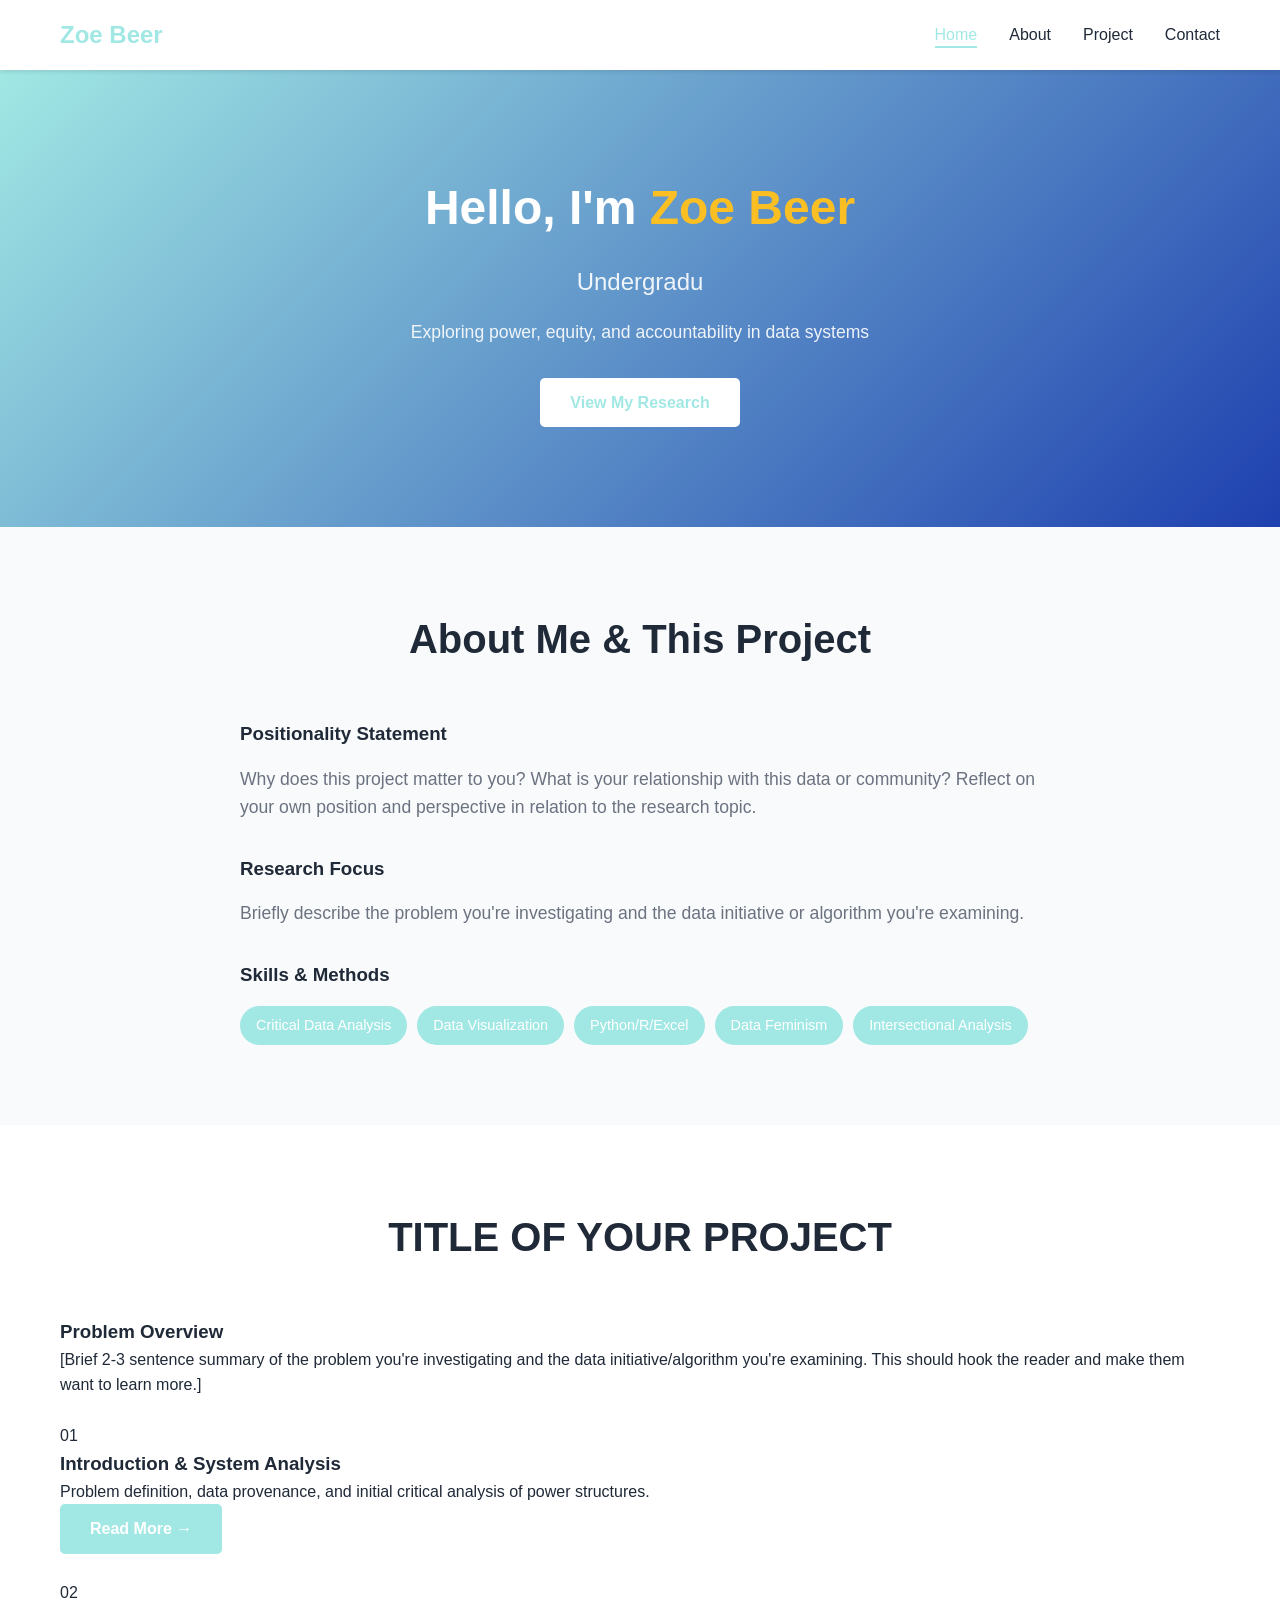
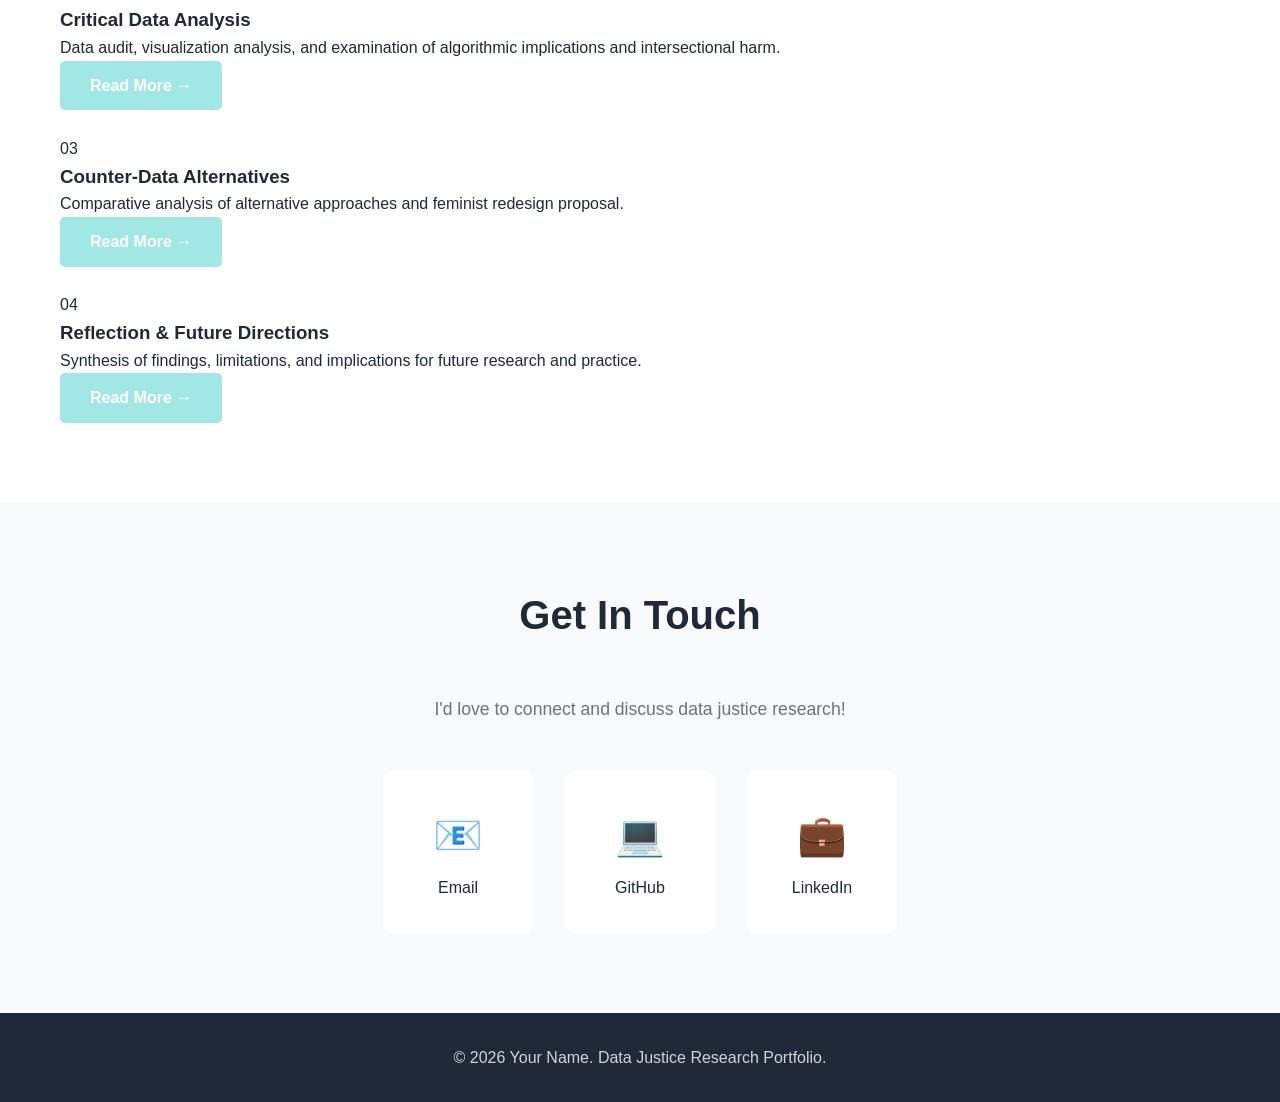
<file: index.html>
<!DOCTYPE html>
<html lang="en">
<head>
    <meta charset="UTF-8">
    <meta name="viewport" content="width=device-width, initial-scale=1.0">
    <title>Zoe Beer - Data Justice Portfolio</title>
    <link rel="stylesheet" href="style.css">
</head>
<body>
    <!-- Navigation -->
    <nav>
        <div class="container">
            <h1 class="logo">Zoe Beer</h1>
            <ul class="nav-links">
                <li><a href="#home">Home</a></li>
                <li><a href="#about">About</a></li>
                <li><a href="#project">Project</a></li>
                <li><a href="#contact">Contact</a></li>
            </ul>
        </div>
    </nav>

    <!-- Banner Section -->
    <section id="home" class="banner">
        <div class="container">
            <div class="banner-content">
                <h2>Hello, I'm <span class="highlight">Zoe Beer</span></h2>
                <p class="subtitle">Undergradute Mathematics Major | Investment Analyst</p>
                <p class="description">Exploring power, equity, and accountability in data systems</p>
                <a href="#project" class="btn">View My Research</a>
            </div>
        </div>
    </section>

    <!-- About Section -->
    <section id="about" class="about">
        <div class="container">
            <h2 class="section-title">About Me & This Project</h2>
            <div class="about-content">
                <div class="about-text">
                    <h3>Positionality Statement</h3>
                    <p>Why does this project matter to you? What is your relationship with this data or community? Reflect on your own position and perspective in relation to the research topic.</p>
                    
                    <h3>Research Focus</h3>
                    <p>Briefly describe the problem you're investigating and the data initiative or algorithm you're examining.</p>
                    
                    <h3>Skills & Methods</h3>
                    <div class="skills">
                        <span class="skill-tag">Critical Data Analysis</span>
                        <span class="skill-tag">Data Visualization</span>
                        <span class="skill-tag">Python/R/Excel</span>
                        <span class="skill-tag">Data Feminism</span>
                        <span class="skill-tag">Intersectional Analysis</span>
                    </div>
                </div>
            </div>
        </div>
    </section>

    <!-- Project Section -->
    <section id="project" class="project">
        <div class="container">
            <h2 class="section-title">TITLE OF YOUR PROJECT</h2>
            
            <div class="project-overview">
                <h3>Problem Overview</h3>
                <p class="project-intro">
                    [Brief 2-3 sentence summary of the problem you're investigating and the 
                    data initiative/algorithm you're examining. This should hook the reader 
                    and make them want to learn more.]
                </p>
            </div>
            
            <!-- extra white space between sections -->
            <p> <br> </p>


            <div class="project-sections">
                <div class="project-section-card">
                    <div class="card-number">01</div>
                    <h3>Introduction & System Analysis</h3>
                    <p>Problem definition, data provenance, and initial critical analysis of power structures.</p>
                    <a href="introduction.html" class="btn btn-secondary">Read More →</a>
                </div>

                <!-- extra white space between sections -->
                <p> <br> </p>

                
                <div class="project-section-card">
                    <div class="card-number">02</div>
                    <h3>Critical Data Analysis</h3>
                    <p>Data audit, visualization analysis, and examination of algorithmic implications and intersectional harm.</p>
                    <a href="critical-analysis.html" class="btn btn-secondary">Read More →</a>
                </div>
                

                <!-- extra white space between sections -->
                <p> <br> </p>


                <div class="project-section-card">
                    <div class="card-number">03</div>
                    <h3>Counter-Data Alternatives</h3>
                    <p>Comparative analysis of alternative approaches and feminist redesign proposal.</p>
                    <a href="alternatives.html" class="btn btn-secondary">Read More →</a>
                </div>

                <!-- extra white space between sections -->
                <p> <br> </p>
                
                <div class="project-section-card">
                    <div class="card-number">04</div>
                    <h3>Reflection & Future Directions</h3>
                    <p>Synthesis of findings, limitations, and implications for future research and practice.</p>
                    <a href="reflection.html" class="btn btn-secondary">Read More →</a>
                </div>
            </div>
        </div>
    </section>

    <!-- Contact Section -->
    <section id="contact" class="contact">
        <div class="container">
            <h2 class="section-title">Get In Touch</h2>
            <p class="contact-intro">I'd love to connect and discuss data justice research!</p>
            
            <div class="contact-links">
                <a href="mailto:zbeer4@brynmawr.edu" class="contact-item">
                    <span class="icon">📧</span>
                    <span>Email</span>
                </a>
                <a href="https://github.com/zbeer-04" target="_blank" class="contact-item">
                    <span class="icon">💻</span>
                    <span>GitHub</span>
                </a>
                <a href="https://linkedin.com/in/yourusername" target="_blank" class="contact-item">
                    <span class="icon">💼</span>
                    <span>LinkedIn</span>
                </a>
            </div>
        </div>
    </section>

    <!-- Footer -->
    <footer>
        <div class="container">
            <p>&copy; 2026 Your Name. Data Justice Research Portfolio.</p>
        </div>
    </footer>

    <script src="script.js"></script>
</body>
</html>
</file>
<file: style.css>
/* Reset and Base Styles */
* {
    margin: 0;
    padding: 0;
    box-sizing: border-box;
}

:root {
    --primary-color: #a1e8e4;
    --secondary-color: #1e40af;
    --accent-color: #3b82f6;
    --text-dark: #1f2937;
    --text-light: #6b7280;
    --bg-light: #f9fafb;
    --bg-white: #ffffff;
    --border-color: #e5e7eb;
}

html {
    scroll-behavior: smooth;
}

body {
    font-family: -apple-system, BlinkMacSystemFont, 'Segoe UI', Roboto, 'Helvetica Neue', Arial, sans-serif;
    line-height: 1.6;
    color: var(--text-dark);
    background-color: var(--bg-white);
}

.container {
    max-width: 1200px;
    margin: 0 auto;
    padding: 0 20px;
}

/* Navigation */
nav {
    background-color: var(--bg-white);
    box-shadow: 0 2px 4px rgba(0, 0, 0, 0.1);
    position: sticky;
    top: 0;
    z-index: 1000;
    padding: 1rem 0;
}

nav .container {
    display: flex;
    justify-content: space-between;
    align-items: center;
}

.logo {
    font-size: 1.5rem;
    font-weight: 700;
    color: var(--primary-color);
}

.nav-links {
    display: flex;
    list-style: none;
    gap: 2rem;
}

.nav-links a {
    text-decoration: none;
    color: var(--text-dark);
    font-weight: 500;
    transition: color 0.3s ease;
}

.nav-links a:hover {
    color: var(--primary-color);
}

/* Banner Section */
.banner {
    background: linear-gradient(135deg, var(--primary-color) 0%, var(--secondary-color) 100%);
    color: white;
    padding: 100px 0;
    text-align: center;
}

.banner-content h2 {
    font-size: 3rem;
    margin-bottom: 1rem;
}

.highlight {
    color: #fbbf24;
}

.subtitle {
    font-size: 1.5rem;
    margin-bottom: 1rem;
    opacity: 0.9;
}

.description {
    font-size: 1.1rem;
    margin-bottom: 2rem;
    opacity: 0.9;
}

/* Buttons */
.btn {
    display: inline-block;
    padding: 12px 30px;
    background-color: white;
    color: var(--primary-color);
    text-decoration: none;
    border-radius: 5px;
    font-weight: 600;
    transition: transform 0.3s ease, box-shadow 0.3s ease;
}

.btn:hover {
    transform: translateY(-2px);
    box-shadow: 0 4px 12px rgba(0, 0, 0, 0.2);
}

.btn-secondary {
    background-color: var(--primary-color);
    color: white;
}

.btn-outline {
    background-color: transparent;
    border: 2px solid var(--primary-color);
    color: var(--primary-color);
}

.btn-outline:hover {
    background-color: var(--primary-color);
    color: white;
}

/* Section Styles */
section {
    padding: 80px 0;
}

.section-title {
    font-size: 2.5rem;
    text-align: center;
    margin-bottom: 3rem;
    color: var(--text-dark);
}

/* About Section */
.about {
    background-color: var(--bg-light);
}

.about-content {
    max-width: 800px;
    margin: 0 auto;
}

.about-text p {
    font-size: 1.1rem;
    color: var(--text-light);
    margin-bottom: 1.5rem;
}

.about-text h3 {
    margin-top: 2rem;
    margin-bottom: 1rem;
    color: var(--text-dark);
}

.skills {
    display: flex;
    flex-wrap: wrap;
    gap: 10px;
}

.skill-tag {
    background-color: var(--primary-color);
    color: white;
    padding: 8px 16px;
    border-radius: 20px;
    font-size: 0.9rem;
    font-weight: 500;
}

/* Project Section */
.project-card {
    background-color: var(--bg-white);
    border-radius: 10px;
    overflow: hidden;
    box-shadow: 0 4px 6px rgba(0, 0, 0, 0.1);
    display: grid;
    grid-template-columns: 1fr 1fr;
    gap: 2rem;
    max-width: 1000px;
    margin: 0 auto;
}

.project-image img {
    width: 100%;
    height: 100%;
    object-fit: cover;
}

.project-info {
    padding: 2rem;
}

.project-info h3 {
    font-size: 2rem;
    margin-bottom: 1rem;
    color: var(--text-dark);
}

.project-description {
    color: var(--text-light);
    margin-bottom: 1.5rem;
    line-height: 1.8;
}

.project-info h4 {
    margin-top: 1.5rem;
    margin-bottom: 0.75rem;
    color: var(--text-dark);
}

.tech-stack {
    display: flex;
    flex-wrap: wrap;
    gap: 8px;
    margin-bottom: 1.5rem;
}

.tech-tag {
    background-color: var(--bg-light);
    color: var(--text-dark);
    padding: 6px 12px;
    border-radius: 5px;
    font-size: 0.85rem;
    border: 1px solid var(--border-color);
}

.features-list {
    margin-left: 1.5rem;
    margin-bottom: 1.5rem;
}

.features-list li {
    color: var(--text-light);
    margin-bottom: 0.5rem;
}

.project-links {
    display: flex;
    gap: 1rem;
    margin-top: 2rem;
}

/* Contact Section */
.contact {
    background-color: var(--bg-light);
}

.contact-intro {
    text-align: center;
    font-size: 1.1rem;
    color: var(--text-light);
    margin-bottom: 3rem;
}

.contact-links {
    display: flex;
    justify-content: center;
    gap: 2rem;
    flex-wrap: wrap;
}

.contact-item {
    display: flex;
    flex-direction: column;
    align-items: center;
    gap: 0.5rem;
    padding: 2rem;
    background-color: var(--bg-white);
    border-radius: 10px;
    text-decoration: none;
    color: var(--text-dark);
    transition: transform 0.3s ease, box-shadow 0.3s ease;
    min-width: 150px;
}

.contact-item:hover {
    transform: translateY(-5px);
    box-shadow: 0 6px 12px rgba(0, 0, 0, 0.1);
}

.contact-item .icon {
    font-size: 2.5rem;
}

/* Footer */
footer {
    background-color: var(--text-dark);
    color: white;
    text-align: center;
    padding: 2rem 0;
}

footer p {
    opacity: 0.8;
}

/* Responsive Design */
@media (max-width: 768px) {
    .nav-links {
        gap: 1rem;
    }
    
    .banner-content h2 {
        font-size: 2rem;
    }
    
    .subtitle {
        font-size: 1.2rem;
    }
    
    .section-title {
        font-size: 2rem;
    }
    
    .project-card {
        grid-template-columns: 1fr;
    }
    
    .project-info {
        padding: 1.5rem;
    }
    
    .project-links {
        flex-direction: column;
    }
    
    .contact-links {
        flex-direction: column;
        align-items: center;
    }
}

@media (max-width: 480px) {
    nav .container {
        flex-direction: column;
        gap: 1rem;
    }
    
    .nav-links {
        flex-wrap: wrap;
        justify-content: center;
    }
    
    .banner {
        padding: 60px 0;
    }
    
    section {
        padding: 50px 0;
    }
}
</file>
